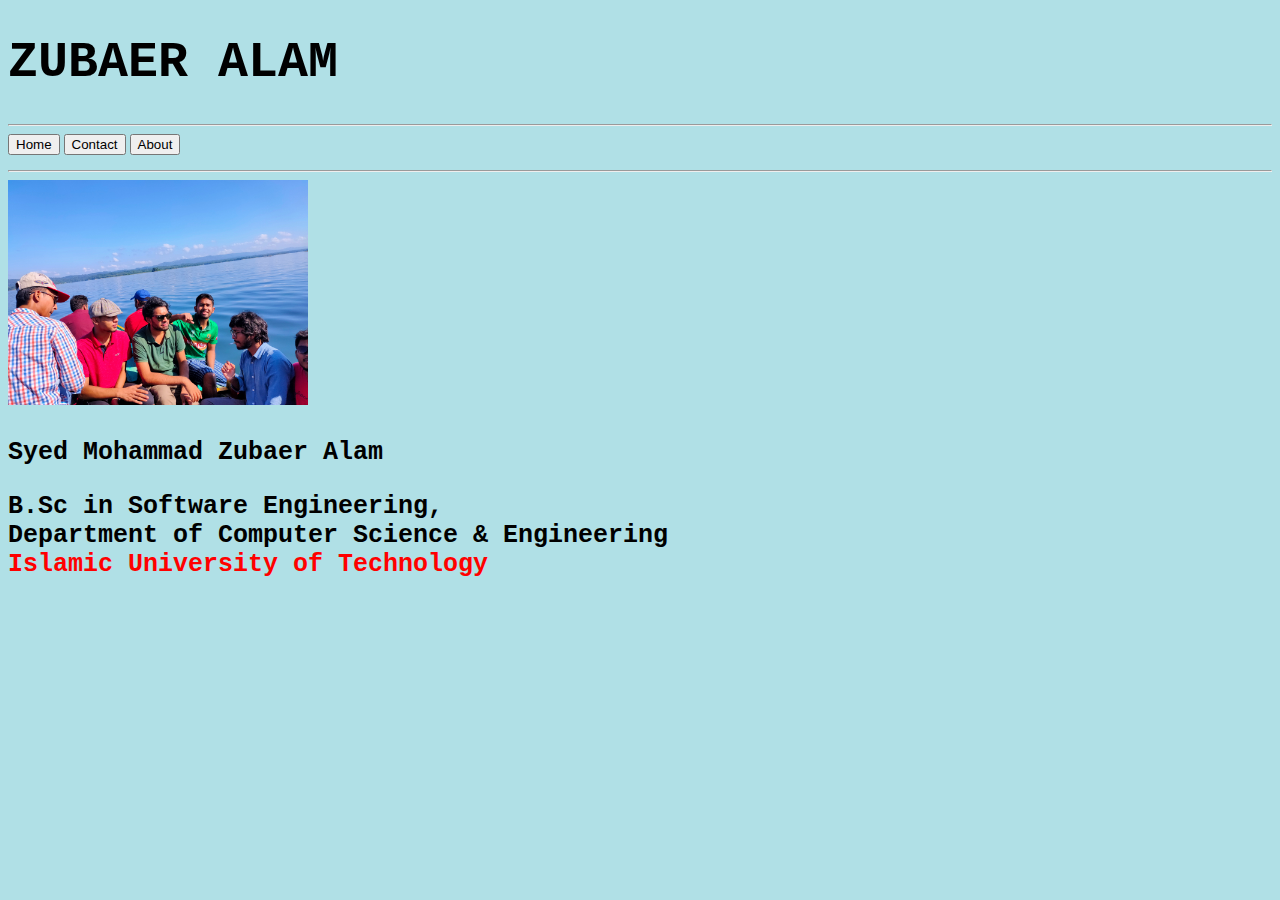
<file: Personal Website/index.html>
<!DOCTYPE html>
<html lang="en">

<head>
    <title>Zubaer Alam</title>
    <script src="app.js"></script>
</head>

<body onload="showDate();showHomePage()" style="background-color: powderblue;">

    <h1 style="font-size: 50px; font-family: 'Courier New', Courier, monospace; ">
        ZUBAER ALAM</h1>
    <hr>
    <button onclick="showHomePage()">Home</button>
    <button onclick="showContactInfo()">Contact</button>
    <button onclick="showAboutPage()">About</button>

    <p id="time" style="color: green; font-size: 15px;"></p>
    <hr>

    <div class="HomePage" id="Homepage" style="font-size: 25px;font-family: courier;font-weight: 900;">
        <img src="profilePhoto.jpg" alt="Profile Photo" width=300px>
        <p><b>Syed Mohammad Zubaer Alam</b></p>
        <p>
            B.Sc in Software Engineering, <br>
            Department of Computer Science & Engineering <br>
            <strong style="color: red;">Islamic University of Technology</strong>
        </p>
    </div>

    <div class="contactInfo" id="contactInfo">
        <p style="font-size: 25px;font-family: courier;font-weight: 900;">E-Mail: zobaeralam@iut-dhaka.edu<br>
            Number: 01883652134<br>
            Github: <a href="https://github.com/Zubaer-Alam">Zubaer-Alam</a>
            <br>
            LinkedIN <a href="https://linkedin.com">Zubaer Alam</a>
        </p>
    </div>

    <div class="About" id="About">
        <p style="font-size: 25px;font-family: courier;font-weight: 900;">
            👋 Hello, I am a nimble guy learning JS from 2021.<br>
            👀 I’m interested in spirituality <br>
            🌱 I’m currently learning Front-end Web Development <br>
            💞️ I’m looking to collaborate on the path to a better life
        </p>
    </div>

</body>

</html>
</file>
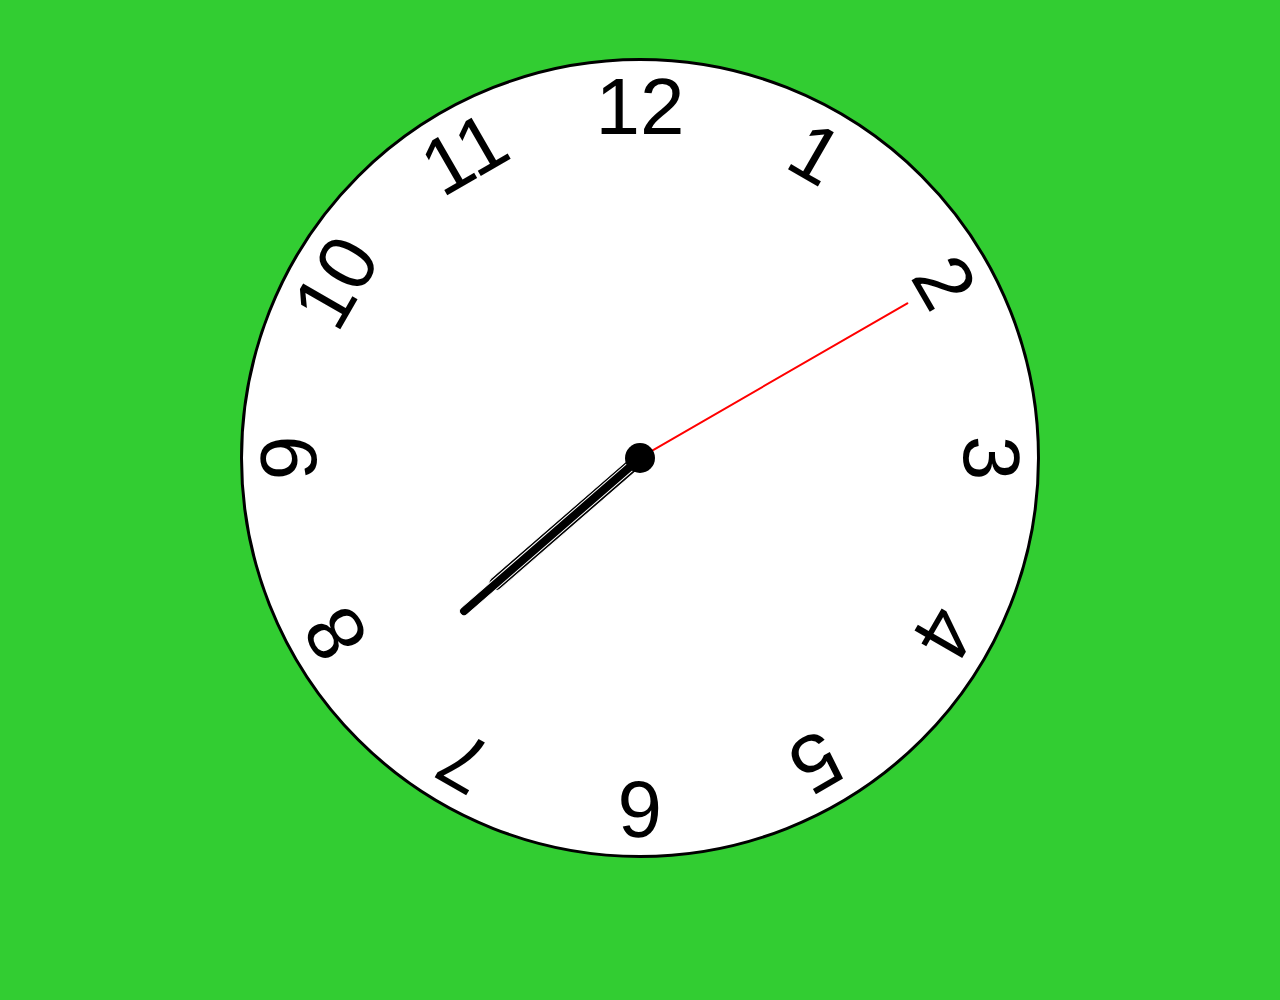
<file: Clock1/clock.html>
<!DOCTYPE html>
<html lang="en">
<head>
    <meta charset="UTF-8">
    <meta http-equiv="X-UA-Compatible" content="IE=edge">
    <meta name="viewport" content="width=device-width, initial-scale=1.0">
    <link rel="stylesheet" href="styles.css">
    <title>Clock</title>
</head>
<body>
    <div class = "clock">
        <div class = "hand hour" data-hour-hand></div>
        <div class = "hand minute" data-minute-hand></div>
        <div class = "hand second" data-second-hand></div>
        <div class="num num1">1</div>
        <div class="num num2">2</div>
        <div class="num num3">3</div>
        <div class="num num4">4</div>
        <div class="num num5">5</div>
        <div class="num num6">6</div>
        <div class="num num7">7</div>
        <div class="num num8">8</div>
        <div class="num num9">9</div>
        <div class="num num10">10</div>
        <div class="num num11">11</div>
        <div class="num num12">12</div>
    </div>
<script src="scripts.js"></script>
</body>
</html>
</file>
<file: Clock1/styles.css>
* , *::after , *::before {
    box-sizing: border-box;
    font-family:Impact, Haettenschweiler, 'Arial Narrow Bold', sans-serif;
}

body{
    background: limegreen;
    display: flex;
    justify-content: center;
    align-items: center;
    min-height: 100vh;
    overflow: hidden;
}

.clock{
    width: 800px;
    height: 800px;
    background-color: white;
    border-radius: 50%;
    border: 3px solid black;
    position: relative;
}

.clock .num{
    --rotation:0;
    position: absolute;
    width: 100%;
    height: 100%;
    text-align: center;
    transform: rotate(var(--rotation));
    font-size: 80px;
}

.clock .num1{--rotation: 30deg}
.clock .num2{--rotation: 60deg}
.clock .num3{--rotation: 90deg}
.clock .num4{--rotation: 120deg}
.clock .num5{--rotation: 150deg}
.clock .num6{--rotation: 180deg}
.clock .num7{--rotation: 210deg}
.clock .num8{--rotation: 240deg}
.clock .num9{--rotation: 270deg}
.clock .num10{--rotation: 300deg}
.clock .num11{--rotation: 330deg}
.clock .num12{--rotation: 360deg}

.clock .hand{
    --rotation: 0;
    position: absolute;
    bottom: 50%;
    left: 50%;
    border-top-left-radius: 10px;
    border-top-right-radius: 10px;
    transform-origin: bottom;
    transform: translatex(-50%) rotate(calc(var(--rotation)*1deg));
    z-index: 4;
}

.clock::after{
    content: '';
    position: absolute;
    background-color: black;
    z-index: 5;
    height: 30px;
    width: 30px;
    top: 50%;
    left: 50%;
    transform: translateX(-50%) translateY(-50%);
    border-radius: 50%;
}

.clock .hand.second{
    width: 2px;
    height: 39%;
    background-color: red;
}

.clock .hand.minute{
    width: 10px;
    height: 30%;
    background-color: black;
    border: 1px solid white;
}

.clock .hand.hour{
    width: 15px;
    height: 25%;
    background-color: black;
    border: 1px solid white;
}
</file>
